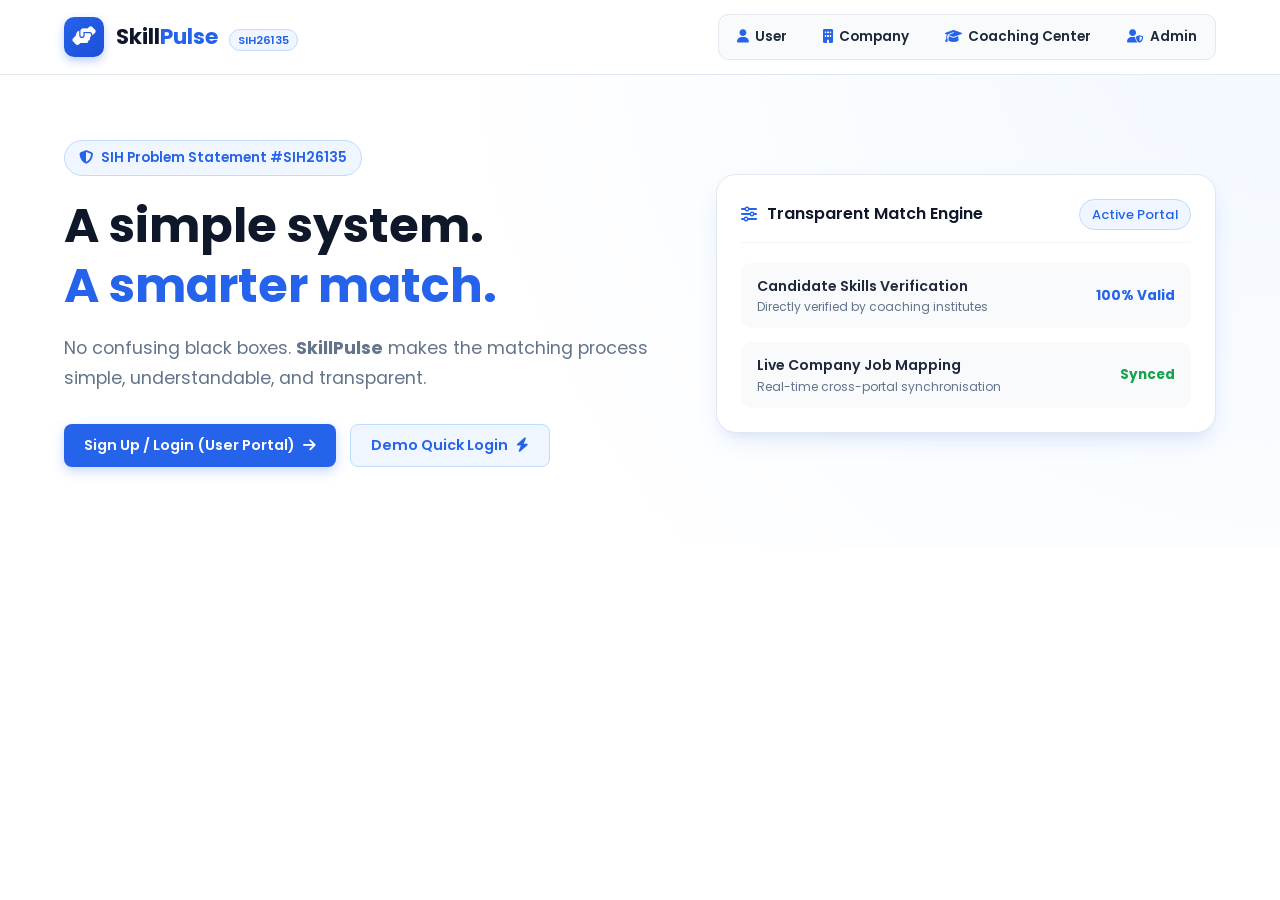
<file: index.html>
<!DOCTYPE html>
<html lang="en">
<head>
    <meta charset="UTF-8">
    <meta name="viewport" content="width=device-width, initial-scale=1.0">
    <title>SkillPulse - A Simple System. A Smarter Match | SIH26135</title>
    <!-- Google Fonts - Poppins -->
    <link rel="preconnect" href="https://fonts.googleapis.com">
    <link rel="preconnect" href="https://fonts.gstatic.com" crossorigin>
    <link href="https://fonts.googleapis.com/css2?family=Poppins:wght@300;400;500;600;700&display=swap" rel="stylesheet">
    <!-- FontAwesome Icons -->
    <link rel="stylesheet" href="https://cdnjs.cloudflare.com/ajax/libs/font-awesome/6.4.0/css/all.min.css">
    <!-- Dedicated User & Home Stylesheet -->
    <link rel="stylesheet" href="css/user.css">
</head>
<body>

    <!-- ============================================================== -->
    <!-- VIEW 1: LANDING PAGE -->
    <!-- ============================================================== -->
    <div id="landingView">
        <header class="landing-header">
            <div class="container flex-between">
                <a href="#home" class="brand-logo">
                    <div class="brand-icon">
                        <i class="fa-solid fa-handshake-angle"></i>
                    </div>
                    <div class="brand-text">
                        Skill<span>Pulse</span>
                        <span class="sih-tag">SIH26135</span>
                    </div>
                </a>

                <!-- 4 Main Portals in Nav Bar -->
                <div class="portals-nav">
                    <button onclick="showAuthModal('User')" class="portal-btn">
                        <i class="fa-solid fa-user"></i> User
                    </button>
                    <a href="company.html" class="portal-btn">
                        <i class="fa-solid fa-building"></i> Company
                    </a>
                    <button onclick="showAuthModal('Coaching Center')" class="portal-btn">
                        <i class="fa-solid fa-graduation-cap"></i> Coaching Center
                    </button>
                    <button onclick="showAuthModal('Admin')" class="portal-btn">
                        <i class="fa-solid fa-user-shield"></i> Admin
                    </button>
                </div>
            </div>
        </header>

        <section class="hero">
            <div class="container hero-grid">
                <div>
                    <div class="hero-badge">
                        <i class="fa-solid fa-shield-halved"></i> SIH Problem Statement #SIH26135
                    </div>
                    <h1 class="hero-title">
                        A simple system.<br>
                        <span class="highlight">A smarter match.</span>
                    </h1>
                    <p class="hero-subtitle">
                        No confusing black boxes. <strong>SkillPulse</strong> makes the matching process simple, understandable, and transparent.
                    </p>
                    <div class="hero-actions">
                        <button onclick="showAuthModal('User')" class="btn btn-primary">
                            Sign Up / Login (User Portal) <i class="fa-solid fa-arrow-right"></i>
                        </button>
                        <button onclick="loginAsDemoUser()" class="btn btn-secondary">
                            Demo Quick Login <i class="fa-solid fa-bolt"></i>
                        </button>
                    </div>
                </div>

                <div>
                    <div class="visual-card">
                        <div class="flex-between" style="margin-bottom: 20px; padding-bottom: 12px; border-bottom: 1px solid #f1f5f9;">
                            <div class="flex gap-10" style="align-items: center; font-weight: 600; color: var(--navy-blue);">
                                <i class="fa-solid fa-sliders" style="color: var(--primary-blue);"></i> Transparent Match Engine
                            </div>
                            <span class="skill-pill">Active Portal</span>
                        </div>

                        <div style="display: flex; flex-direction: column; gap: 14px;">
                            <div style="background: var(--bg-light); padding: 12px 16px; border-radius: 10px; display: flex; justify-content: space-between; align-items: center;">
                                <div>
                                    <h4 style="font-size: 0.88rem; font-weight: 600;">Candidate Skills Verification</h4>
                                    <p style="font-size: 0.75rem; color: var(--text-muted);">Directly verified by coaching institutes</p>
                                </div>
                                <span style="font-weight: 700; color: var(--primary-blue); font-size: 0.85rem;">100% Valid</span>
                            </div>

                            <div style="background: var(--bg-light); padding: 12px 16px; border-radius: 10px; display: flex; justify-content: space-between; align-items: center;">
                                <div>
                                    <h4 style="font-size: 0.88rem; font-weight: 600;">Live Company Job Mapping</h4>
                                    <p style="font-size: 0.75rem; color: var(--text-muted);">Real-time cross-portal synchronisation</p>
                                </div>
                                <span style="font-weight: 700; color: #16a34a; font-size: 0.85rem;">Synced</span>
                            </div>
                        </div>
                    </div>
                </div>
            </div>
        </section>
    </div>

    <!-- ============================================================== -->
    <!-- AUTH MODAL (LOGIN & SIGNUP WITH ALL REQUIRED USER FIELDS) -->
    <!-- ============================================================== -->
    <div id="authModal" class="modal-overlay hidden">
        <div class="modal-box wide">
            <div class="modal-header">
                <h3 class="modal-title" id="authModalTitle">User Portal Login</h3>
                <button class="modal-close" onclick="hideAuthModal()"><i class="fa-solid fa-xmark"></i></button>
            </div>

            <!-- Login Form (Clean placeholders, no hardcoded values) -->
            <form id="loginForm" onsubmit="handleLoginSubmit(event)">
                <div class="form-group">
                    <label class="form-label">Email Address</label>
                    <input type="email" id="loginEmail" class="form-input" placeholder="e.g. candidate@example.com" required>
                </div>
                <div class="form-group">
                    <label class="form-label">Password</label>
                    <input type="password" id="loginPassword" class="form-input" placeholder="Enter your password" required>
                </div>

                <button type="submit" class="btn btn-primary" style="width: 100%; padding: 12px; margin-top: 10px;">
                    Log In to Dashboard <i class="fa-solid fa-right-to-bracket"></i>
                </button>

                <p style="text-align: center; margin-top: 16px; font-size: 0.88rem; color: var(--text-muted);">
                    Don't have an account? <a href="javascript:void(0)" onclick="toggleAuthMode('signup')" style="color: var(--primary-blue); font-weight: 600;">Sign Up Here</a>
                </p>
            </form>

            <!-- Sign Up Form (All requested candidate fields) -->
            <form id="signupForm" class="hidden" onsubmit="handleSignupSubmit(event)">
                <div class="form-grid">
                    <div class="form-group">
                        <label class="form-label">Full Name</label>
                        <input type="text" id="regName" class="form-input" placeholder="e.g. Srikar" required>
                    </div>

                    <div class="form-group">
                        <label class="form-label">Phone Number</label>
                        <input type="tel" id="regPhone" class="form-input" placeholder="e.g. 9704386933" required>
                    </div>

                    <div class="form-group">
                        <label class="form-label">Email</label>
                        <input type="email" id="regEmail" class="form-input" placeholder="e.g. student@gmail.com" required>
                    </div>

                    <div class="form-group">
                        <label class="form-label">Password</label>
                        <input type="password" id="regPassword" class="form-input" placeholder="Set password" required>
                    </div>

                    <div class="form-group">
                        <label class="form-label">Gender</label>
                        <select id="regGender" class="form-select" required>
                            <option value="Male">Male</option>
                            <option value="Female">Female</option>
                            <option value="Other">Other</option>
                        </select>
                    </div>

                    <div class="form-group">
                        <label class="form-label">College Name</label>
                        <input type="text" id="regCollege" class="form-input" placeholder="e.g. GPCET" required>
                    </div>

                    <div class="form-group">
                        <label class="form-label">Degree</label>
                        <input type="text" id="regDegree" class="form-input" placeholder="e.g. B.Tech Computer Science" required>
                    </div>

                    <div class="form-group">
                        <label class="form-label">Graduation Year</label>
                        <input type="number" id="regGradYear" class="form-input" placeholder="2026" required>
                    </div>

                    <div class="form-group full">
                        <label class="form-label">Education Level</label>
                        <select id="regEduLevel" class="form-select" required>
                            <option value="Undergraduate">Undergraduate (B.Tech / B.E. / B.Sc)</option>
                            <option value="Postgraduate">Postgraduate (M.Tech / M.E. / M.Sc / MCA)</option>
                            <option value="Diploma">Diploma</option>
                            <option value="Doctorate">Doctorate (PhD)</option>
                        </select>
                    </div>

                    <div class="form-group full">
                        <label class="form-label">Employment Status</label>
                        <div class="radio-group">
                            <label class="radio-label">
                                <input type="radio" name="empStatus" value="unemployed" checked onclick="toggleEmpFields(false)">
                                Unemployed / Student
                            </label>
                            <label class="radio-label">
                                <input type="radio" name="empStatus" value="employee" onclick="toggleEmpFields(true)">
                                Currently Employed
                            </label>
                        </div>
                    </div>

                    <!-- Conditional Employee Data Fields -->
                    <div id="employeeFields" class="form-group full hidden" style="background: #f8fafc; padding: 14px; border-radius: 10px; border: 1px solid #e2e8f0;">
                        <div class="form-grid">
                            <div class="form-group">
                                <label class="form-label">Company Name</label>
                                <input type="text" id="regCompany" class="form-input" placeholder="e.g. TechCorp">
                            </div>
                            <div class="form-group">
                                <label class="form-label">Current Salary (₹)</label>
                                <input type="text" id="regSalary" class="form-input" placeholder="e.g. 5,00,000 / yr">
                            </div>
                            <div class="form-group full">
                                <label class="form-label">Employee ID / Role</label>
                                <input type="text" id="regEmpId" class="form-input" placeholder="e.g. EMP-9021">
                            </div>
                        </div>
                    </div>

                    <div class="form-group full">
                        <label class="form-label">Your Skills (Comma separated)</label>
                        <input type="text" id="regSkills" class="form-input" placeholder="e.g. Python, SQL, Machine Learning, C, Git" required>
                    </div>

                    <div class="form-group">
                        <label class="form-label">Project Title</label>
                        <input type="text" id="regProjTitle" class="form-input" placeholder="e.g. Portfolio Website">
                    </div>

                    <div class="form-group">
                        <label class="form-label">Project Link</label>
                        <input type="url" id="regProjLink" class="form-input" placeholder="https://github.com/project">
                    </div>

                    <div class="form-group full">
                        <label class="form-label">Project Description</label>
                        <textarea id="regProjDesc" class="form-textarea" placeholder="Describe the purpose, stack, and results of this project..."></textarea>
                    </div>

                    <div class="form-group full">
                        <label class="form-label">Upload Resume (PDF)</label>
                        <input type="file" id="regResume" class="form-input" accept=".pdf">
                    </div>
                </div>

                <button type="submit" class="btn btn-primary" style="width: 100%; padding: 12px; margin-top: 10px;">
                    Register & Create Account <i class="fa-solid fa-user-plus"></i>
                </button>

                <p style="text-align: center; margin-top: 16px; font-size: 0.88rem; color: var(--text-muted);">
                    Already registered? <a href="javascript:void(0)" onclick="toggleAuthMode('login')" style="color: var(--primary-blue); font-weight: 600;">Log In Here</a>
                </p>
            </form>
        </div>
    </div>

    <!-- ============================================================== -->
    <!-- VIEW 2: AUTHENTICATED USER PORTAL DASHBOARD (8 TABS) -->
    <!-- ============================================================== -->
    <div id="dashboardView" class="dashboard-layout hidden">
        <!-- Sidebar Navigation -->
        <aside class="sidebar">
            <div class="sidebar-header">
                <a href="#home" class="brand-logo">
                    <div class="brand-icon">
                        <i class="fa-solid fa-handshake-angle"></i>
                    </div>
                    <div class="brand-text">Skill<span>Pulse</span></div>
                </a>

                <div class="portal-badge-pill">
                    <i class="fa-solid fa-graduation-cap"></i> Portal User
                </div>
            </div>

            <!-- 8 Sidebar Menu Items -->
            <ul class="sidebar-menu">
                <li class="menu-item">
                    <a onclick="switchTab('dashboard')" class="menu-link active" id="menu-dashboard">
                        <i class="fa-solid fa-table-cells-large"></i> Dashboard
                    </a>
                </li>
                <li class="menu-item">
                    <a onclick="switchTab('profile')" class="menu-link" id="menu-profile">
                        <i class="fa-solid fa-user"></i> My Profile
                    </a>
                </li>
                <li class="menu-item">
                    <a onclick="switchTab('resume-analyzer')" class="menu-link" id="menu-resume-analyzer">
                        <i class="fa-solid fa-file-lines"></i> Resume Analyzer
                    </a>
                </li>
                <li class="menu-item">
                    <a onclick="switchTab('opportunities')" class="menu-link" id="menu-opportunities">
                        <i class="fa-solid fa-briefcase"></i> Opportunities
                    </a>
                </li>
                <li class="menu-item">
                    <a onclick="switchTab('matched-companies')" class="menu-link" id="menu-matched-companies">
                        <i class="fa-solid fa-bullseye"></i> Matched Companies
                    </a>
                </li>
                <li class="menu-item">
                    <a onclick="switchTab('recommended-courses')" class="menu-link" id="menu-recommended-courses">
                        <i class="fa-solid fa-book-open"></i> Recommended Courses
                    </a>
                </li>
                <li class="menu-item">
                    <a onclick="switchTab('notifications')" class="menu-link" id="menu-notifications">
                        <i class="fa-solid fa-bell"></i> Notifications
                    </a>
                </li>
                <li class="menu-item">
                    <a onclick="switchTab('settings')" class="menu-link" id="menu-settings">
                        <i class="fa-solid fa-gear"></i> Settings
                    </a>
                </li>
            </ul>

            <!-- Sidebar User Profile Footer -->
            <div class="sidebar-user">
                <div class="user-info-brief">
                    <div class="user-avatar-circle" id="userAvatarCircle">U</div>
                    <div class="user-names">
                        <h4 id="userNameBrief">Candidate</h4>
                        <p id="userEmailBrief">student@skillpulse.org</p>
                    </div>
                </div>
                <button class="logout-btn" onclick="handleLogout()" title="Log out">
                    <i class="fa-solid fa-right-from-bracket"></i>
                </button>
            </div>
        </aside>

        <!-- Main Workspace -->
        <main class="workspace">
            
            <!-- -------------------------------------------------------- -->
            <!-- TAB 1: DASHBOARD -->
            <!-- -------------------------------------------------------- -->
            <section id="tab-dashboard">
                <div class="topbar">
                    <div class="welcome-head">
                        <h2>Welcome back, <span class="usr-name">Candidate</span>!</h2>
                        <p>Here's your real-time career match overview.</p>
                    </div>
                    <div class="toast-banner">
                        <i class="fa-solid fa-circle-check"></i> Connected to SkillPulse
                    </div>
                </div>

                <!-- 4 Stat Cards -->
                <div class="stats-grid">
                    <div class="stat-card">
                        <div class="stat-icon blue"><i class="fa-solid fa-user"></i></div>
                        <div class="stat-info">
                            <h5>Profile completion</h5>
                            <div class="stat-value" style="color: var(--primary-blue);">100%</div>
                        </div>
                    </div>

                    <div class="stat-card">
                        <div class="stat-icon green"><i class="fa-solid fa-bullseye"></i></div>
                        <div class="stat-info">
                            <h5>Matched opportunities</h5>
                            <div class="stat-value" id="statMatchedOpps">0</div>
                        </div>
                    </div>

                    <div class="stat-card">
                        <div class="stat-icon purple"><i class="fa-solid fa-ribbon"></i></div>
                        <div class="stat-info">
                            <h5>Skills</h5>
                            <div class="stat-value" id="statSkillsCount">0</div>
                        </div>
                    </div>

                    <div class="stat-card">
                        <div class="stat-icon orange"><i class="fa-solid fa-book"></i></div>
                        <div class="stat-info">
                            <h5>Recommended courses</h5>
                            <div class="stat-value">6</div>
                        </div>
                    </div>
                </div>

                <!-- Dynamic Opportunity Match Container -->
                <div id="dashboardEmptyBox">
                    <!-- Rendered dynamically by js/user.js -->
                </div>

                <!-- Skills & Projects Grid -->
                <div class="content-grid-2">
                    <div class="card-box">
                        <div class="card-box-header">
                            <h3>Your skills</h3>
                        </div>
                        <div class="skills-wrap" id="userSkillsList">
                            <!-- Rendered dynamically -->
                        </div>
                    </div>

                    <div class="card-box">
                        <div class="card-box-header">
                            <h3>Your projects</h3>
                        </div>
                        <div id="userProjectsList">
                            <!-- Rendered dynamically -->
                        </div>
                    </div>
                </div>
            </section>

            <!-- -------------------------------------------------------- -->
            <!-- TAB 2: MY PROFILE -->
            <!-- -------------------------------------------------------- -->
            <section id="tab-profile" class="hidden">
                <div class="topbar">
                    <div class="welcome-head">
                        <h2>My Profile</h2>
                        <p>View and edit your profile information.</p>
                    </div>
                    <button class="btn btn-primary" onclick="alert('Profile edit mode activated. Update details in settings.')">
                        Edit profile
                    </button>
                </div>

                <div class="profile-grid">
                    <div class="profile-summary-card">
                        <div class="profile-avatar-large" id="profAvatar">U</div>
                        <h3 id="profName">Candidate</h3>
                        <p id="profEmailSub">student@skillpulse.org</p>

                        <div style="text-align: left; margin-top: 20px;">
                            <div class="flex-between" style="font-size: 0.85rem; font-weight: 600;">
                                <span>Profile completion</span>
                                <span style="color: var(--primary-blue);">100%</span>
                            </div>
                            <div class="progress-bar-wrap">
                                <div class="progress-bar-fill" style="width: 100%;"></div>
                            </div>
                        </div>
                    </div>

                    <div class="card-box">
                        <h3 style="margin-bottom: 20px;">Profile details</h3>
                        
                        <div class="detail-row-grid">
                            <div class="detail-item">
                                <h5><i class="fa-solid fa-user"></i> Full name</h5>
                                <p id="profFullName">Candidate</p>
                            </div>

                            <div class="detail-item">
                                <h5><i class="fa-solid fa-envelope"></i> Email</h5>
                                <p id="profEmail">student@skillpulse.org</p>
                            </div>

                            <div class="detail-item">
                                <h5><i class="fa-solid fa-phone"></i> Phone</h5>
                                <p id="profPhone">Not specified</p>
                            </div>

                            <div class="detail-item">
                                <h5><i class="fa-solid fa-building-columns"></i> College</h5>
                                <p id="profCollege">Engineering College</p>
                            </div>

                            <div class="detail-item">
                                <h5><i class="fa-solid fa-graduation-cap"></i> Degree</h5>
                                <p id="profDegree">B.Tech</p>
                            </div>

                            <div class="detail-item">
                                <h5><i class="fa-solid fa-calendar"></i> Graduation year</h5>
                                <p id="profGradYear">2026</p>
                            </div>

                            <div class="detail-item full" style="grid-column: span 2;">
                                <h5><i class="fa-solid fa-file-pdf"></i> Resume</h5>
                                <p id="profResume" style="color: var(--primary-blue);">resume.pdf</p>
                            </div>
                        </div>

                        <div style="margin-top: 20px;">
                            <h5 style="font-size: 0.85rem; color: var(--text-muted); margin-bottom: 8px;">Skills</h5>
                            <div class="skills-wrap" id="profSkillsWrap">
                                <!-- Populated dynamically -->
                            </div>
                        </div>
                    </div>
                </div>

                <div class="card-box">
                    <h3 style="margin-bottom: 16px;">Projects</h3>
                    <div id="profProjectsBox">
                        <p style="color: var(--text-muted); font-size: 0.9rem;">Your project portfolio is shared directly with verified employers.</p>
                    </div>
                </div>
            </section>

            <!-- -------------------------------------------------------- -->
            <!-- TAB 3: RESUME ANALYZER -->
            <!-- -------------------------------------------------------- -->
            <section id="tab-resume-analyzer" class="hidden">
                <div class="topbar">
                    <div class="welcome-head">
                        <h2>Resume Analyzer</h2>
                        <p>Find your skills gap and improve your profile for your target job.</p>
                    </div>
                </div>

                <div class="card-box" style="padding: 40px;">
                    <div style="border: 2px dashed #cbd5e1; border-radius: 16px; padding: 40px; text-align: center; background: #f8fafc; margin-bottom: 24px;">
                        <i class="fa-solid fa-cloud-arrow-up" style="font-size: 2.4rem; color: var(--primary-blue); margin-bottom: 12px;"></i>
                        <h4 style="font-size: 1.1rem; color: var(--navy-blue); margin-bottom: 4px;">Upload your resume</h4>
                        <p style="font-size: 0.85rem; color: var(--text-muted); margin-bottom: 16px;">PDF files only</p>
                        <button class="btn btn-outline" onclick="document.getElementById('analyzerFileInput').click()">
                            Choose Resume
                        </button>
                        <input type="file" id="analyzerFileInput" class="hidden" accept=".pdf" onchange="alert('Resume PDF attached successfully!')">
                    </div>

                    <div class="form-group">
                        <label class="form-label">Select your target job role</label>
                        <select class="form-select" id="targetJobRole">
                            <option value="AI/ML Engineer">AI/ML Engineer</option>
                            <option value="Software Developer">Software Developer</option>
                            <option value="Data Analyst">Data Analyst</option>
                            <option value="Frontend Developer">Frontend Developer</option>
                        </select>
                    </div>

                    <button class="btn btn-primary" style="width: 100%; padding: 14px;" onclick="runResumeAnalyzer()">
                        Analyze Resume
                    </button>

                    <!-- Analysis Output Box -->
                    <div id="analyzerResult" class="hidden" style="margin-top: 24px; padding: 20px; background: #eff6ff; border-radius: 12px; border: 1px solid #bfdbfe;"></div>
                </div>
            </section>

            <!-- -------------------------------------------------------- -->
            <!-- TAB 4: OPPORTUNITIES (Dynamic from Company Posts) -->
            <!-- -------------------------------------------------------- -->
            <section id="tab-opportunities" class="hidden">
                <div class="topbar">
                    <div class="welcome-head">
                        <h2>Available Opportunities</h2>
                        <p>Browse all jobs and internships posted live by verified companies.</p>
                    </div>
                </div>

                <!-- Search & Filters -->
                <div class="search-filter-bar">
                    <input type="text" class="form-input" placeholder="Search by title, skill, or company..." onkeyup="filterOpportunities(this.value)">
                    <select class="form-select" onchange="filterOpportunities(this.value)"><option value="">All types</option><option value="Internship">Internship</option><option value="Full-Time">Job</option></select>
                    <select class="form-select" onchange="filterOpportunities(this.value)"><option value="">All locations</option><option value="Bengaluru">Bengaluru</option><option value="Hyderabad">Hyderabad</option><option value="Remote">Remote</option></select>
                    <select class="form-select" onchange="filterOpportunities(this.value)"><option value="">All skills</option><option value="Python">Python</option><option value="SQL">SQL</option><option value="Machine Learning">Machine Learning</option></select>
                </div>

                <!-- Dynamic Opportunities Grid -->
                <div class="opp-grid" id="opportunitiesContainer">
                    <!-- Rendered dynamically by js/user.js -->
                </div>
            </section>

            <!-- -------------------------------------------------------- -->
            <!-- TAB 5: MATCHED COMPANIES -->
            <!-- -------------------------------------------------------- -->
            <section id="tab-matched-companies" class="hidden">
                <div class="topbar">
                    <div class="welcome-head">
                        <h2>Matched Companies</h2>
                        <p>Opportunities where you match at least 50% of the required skills.</p>
                    </div>
                </div>

                <!-- Dynamic Matched Companies Container -->
                <div id="matchedCompaniesContainer">
                    <!-- Rendered dynamically by js/user.js -->
                </div>
            </section>

            <!-- -------------------------------------------------------- -->
            <!-- TAB 6: RECOMMENDED COURSES -->
            <!-- -------------------------------------------------------- -->
            <section id="tab-recommended-courses" class="hidden">
                <div class="topbar">
                    <div class="welcome-head">
                        <h2>Recommended Courses</h2>
                        <p>Upskill with verified coaching centers to close skill gaps and increase match scores.</p>
                    </div>
                </div>

                <div class="course-grid">
                    <div class="course-card">
                        <h4>Python for Machine Learning</h4>
                        <div class="course-provider"><i class="fa-solid fa-graduation-cap"></i> Apex Skill Institute</div>
                        <p style="font-size: 0.85rem; color: var(--text-muted); margin-bottom: 12px;">Master Python, NumPy, Pandas, and Scikit-Learn with hands-on projects.</p>
                        <div class="skills-wrap" style="margin-bottom: 16px;">
                            <span class="skill-pill">Duration: 4 Weeks</span>
                            <span class="skill-pill">Level: Intermediate</span>
                        </div>
                        <button class="btn btn-primary btn-sm" style="width: 100%;" onclick="alert('Enrolled in Python for Machine Learning course!')">Enroll Now</button>
                    </div>

                    <div class="course-card">
                        <h4>Deep Learning & Neural Networks</h4>
                        <div class="course-provider"><i class="fa-solid fa-graduation-cap"></i> NextGen AI Academy</div>
                        <p style="font-size: 0.85rem; color: var(--text-muted); margin-bottom: 12px;">Comprehensive introduction to PyTorch, Convolutional Networks, and Transformers.</p>
                        <div class="skills-wrap" style="margin-bottom: 16px;">
                            <span class="skill-pill">Duration: 6 Weeks</span>
                            <span class="skill-pill">Level: Advanced</span>
                        </div>
                        <button class="btn btn-primary btn-sm" style="width: 100%;" onclick="alert('Enrolled in Deep Learning course!')">Enroll Now</button>
                    </div>

                    <div class="course-card">
                        <h4>SQL & Database Optimization</h4>
                        <div class="course-provider"><i class="fa-solid fa-graduation-cap"></i> CodeMaster Training Center</div>
                        <p style="font-size: 0.85rem; color: var(--text-muted); margin-bottom: 12px;">Learn SQL query tuning, indexing, and schema design for high-scale applications.</p>
                        <div class="skills-wrap" style="margin-bottom: 16px;">
                            <span class="skill-pill">Duration: 3 Weeks</span>
                            <span class="skill-pill">Level: Beginner to Pro</span>
                        </div>
                        <button class="btn btn-primary btn-sm" style="width: 100%;" onclick="alert('Enrolled in SQL course!')">Enroll Now</button>
                    </div>
                </div>
            </section>

            <!-- -------------------------------------------------------- -->
            <!-- TAB 7: NOTIFICATIONS -->
            <!-- -------------------------------------------------------- -->
            <section id="tab-notifications" class="hidden">
                <div class="topbar">
                    <div class="welcome-head">
                        <h2>Notifications</h2>
                        <p>Stay updated on your profile verifications and job matches.</p>
                    </div>
                </div>

                <div class="notif-list">
                    <div class="notif-item">
                        <div class="notif-icon"><i class="fa-solid fa-bolt"></i></div>
                        <div>
                            <h4 style="font-size: 0.95rem; font-weight: 600;">SkillPulse Real-Time Engine Active</h4>
                            <p style="font-size: 0.8rem; color: var(--text-muted);">Your profile is connected to live company job requisitions.</p>
                            <span style="font-size: 0.75rem; color: var(--primary-blue); font-weight: 500;">Active</span>
                        </div>
                    </div>

                    <div class="notif-item">
                        <div class="notif-icon"><i class="fa-solid fa-circle-check"></i></div>
                        <div>
                            <h4 style="font-size: 0.95rem; font-weight: 600;">Candidate Verification Ready</h4>
                            <p style="font-size: 0.8rem; color: var(--text-muted);">Verified skills will be visible to recruiters in the Company Portal.</p>
                            <span style="font-size: 0.75rem; color: var(--primary-blue); font-weight: 500;">Today</span>
                        </div>
                    </div>
                </div>
            </section>

            <!-- -------------------------------------------------------- -->
            <!-- TAB 8: SETTINGS -->
            <!-- -------------------------------------------------------- -->
            <section id="tab-settings" class="hidden">
                <div class="topbar">
                    <div class="welcome-head">
                        <h2>Settings</h2>
                        <p>Manage your account security and preferences.</p>
                    </div>
                </div>

                <div class="card-box" style="max-width: 600px;">
                    <h3 style="margin-bottom: 20px;">Account Security</h3>
                    
                    <div class="form-group">
                        <label class="form-label">Current Password</label>
                        <input type="password" class="form-input" placeholder="••••••••">
                    </div>

                    <div class="form-group">
                        <label class="form-label">New Password</label>
                        <input type="password" class="form-input" placeholder="New password">
                    </div>

                    <div class="form-group" style="margin-bottom: 24px;">
                        <label class="form-label">Confirm New Password</label>
                        <input type="password" class="form-input" placeholder="Confirm new password">
                    </div>

                    <button class="btn btn-primary" onclick="alert('Password updated successfully!')">Save Changes</button>
                </div>
            </section>

        </main>
    </div>

    <!-- Dedicated User & Home Script -->
    <script src="js/user.js"></script>
</body>
</html>
</file>
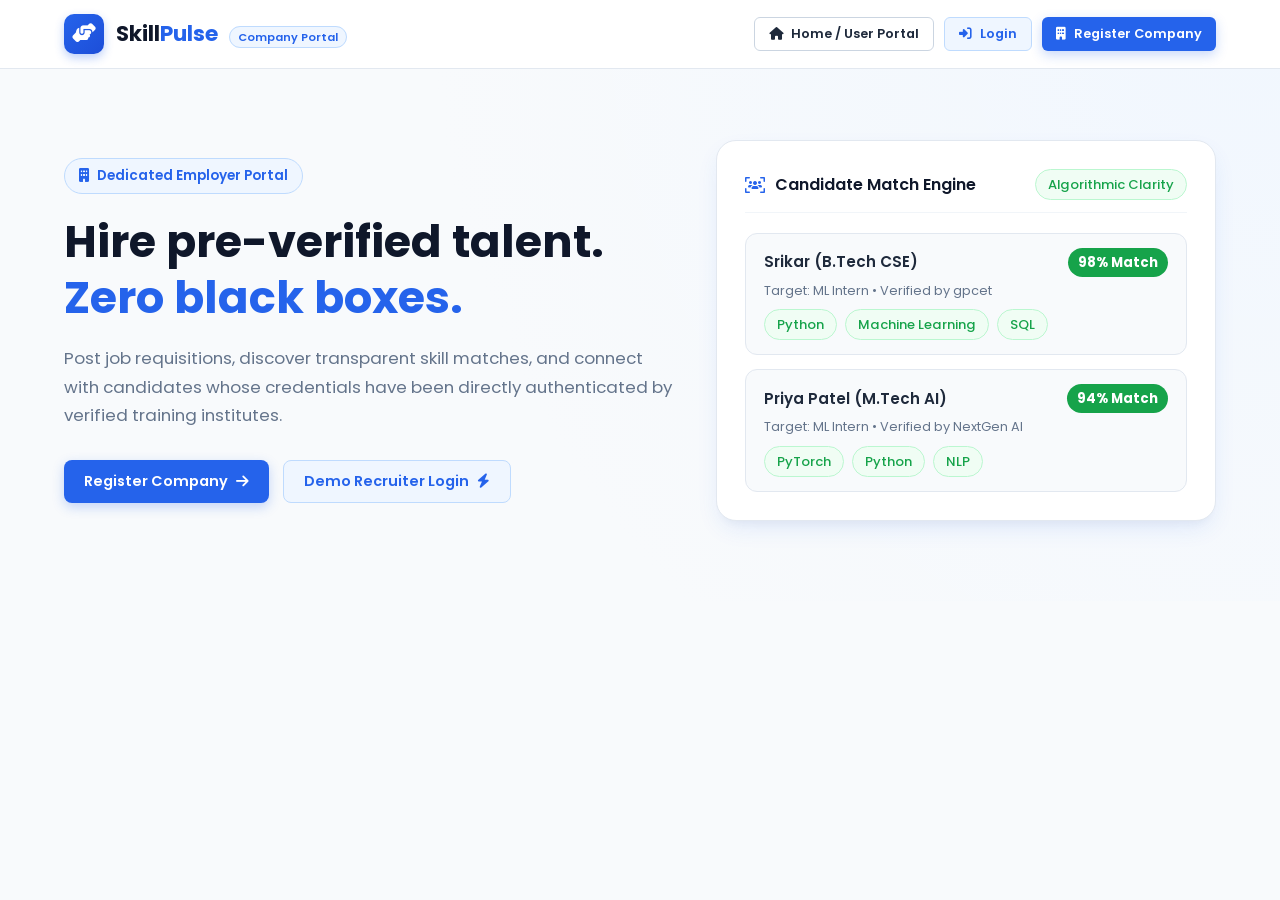
<file: company.html>
<!DOCTYPE html>
<html lang="en">
<head>
    <meta charset="UTF-8">
    <meta name="viewport" content="width=device-width, initial-scale=1.0">
    <title>Company Portal - SkillPulse | SIH26135</title>
    <!-- Google Fonts - Poppins -->
    <link rel="preconnect" href="https://fonts.googleapis.com">
    <link rel="preconnect" href="https://fonts.gstatic.com" crossorigin>
    <link href="https://fonts.googleapis.com/css2?family=Poppins:wght@300;400;500;600;700&display=swap" rel="stylesheet">
    <!-- FontAwesome Icons -->
    <link rel="stylesheet" href="https://cdnjs.cloudflare.com/ajax/libs/font-awesome/6.4.0/css/all.min.css">
    <!-- Dedicated Company Stylesheet -->
    <link rel="stylesheet" href="css/company.css">
</head>
<body>

    <!-- ============================================================== -->
    <!-- VIEW 1: COMPANY LANDING & AUTH SELECTION -->
    <!-- ============================================================== -->
    <div id="landingView">
        <header class="company-header">
            <div class="container flex-between">
                <a href="index.html" class="brand-logo">
                    <div class="brand-icon">
                        <i class="fa-solid fa-handshake-angle"></i>
                    </div>
                    <div class="brand-text">
                        Skill<span>Pulse</span>
                        <span class="sih-tag">Company Portal</span>
                    </div>
                </a>

                <div class="flex gap-10">
                    <a href="index.html" class="btn btn-outline btn-sm">
                        <i class="fa-solid fa-house"></i> Home / User Portal
                    </a>
                    <button onclick="showAuthModal('login')" class="btn btn-secondary btn-sm">
                        <i class="fa-solid fa-right-to-bracket"></i> Login
                    </button>
                    <button onclick="showAuthModal('signup')" class="btn btn-primary btn-sm">
                        <i class="fa-solid fa-building"></i> Register Company
                    </button>
                </div>
            </div>
        </header>

        <section class="hero">
            <div class="container hero-grid">
                <div>
                    <div class="hero-badge">
                        <i class="fa-solid fa-building"></i> Dedicated Employer Portal
                    </div>
                    <h1 class="hero-title">
                        Hire pre-verified talent.<br>
                        <span class="highlight">Zero black boxes.</span>
                    </h1>
                    <p class="hero-subtitle">
                        Post job requisitions, discover transparent skill matches, and connect with candidates whose credentials have been directly authenticated by verified training institutes.
                    </p>
                    <div class="hero-actions">
                        <button onclick="showAuthModal('signup')" class="btn btn-primary">
                            Register Company <i class="fa-solid fa-arrow-right"></i>
                        </button>
                        <button onclick="demoQuickLogin()" class="btn btn-secondary">
                            Demo Recruiter Login <i class="fa-solid fa-bolt"></i>
                        </button>
                    </div>
                </div>

                <div>
                    <div class="visual-card">
                        <div class="flex-between" style="margin-bottom: 20px; padding-bottom: 12px; border-bottom: 1px solid #f1f5f9;">
                            <div class="flex gap-10" style="align-items: center; font-weight: 600; color: var(--navy-blue);">
                                <i class="fa-solid fa-users-viewfinder" style="color: var(--primary-blue);"></i> Candidate Match Engine
                            </div>
                            <span class="skill-pill verified">Algorithmic Clarity</span>
                        </div>

                        <div style="display: flex; flex-direction: column; gap: 14px;">
                            <div style="background: var(--bg-light); padding: 14px 18px; border-radius: 12px; border: 1px solid #e2e8f0;">
                                <div class="flex-between">
                                    <h4 style="font-size: 0.95rem; font-weight: 600;">Srikar (B.Tech CSE)</h4>
                                    <span class="match-tag high">98% Match</span>
                                </div>
                                <p style="font-size: 0.8rem; color: var(--text-muted); margin: 4px 0 8px;">Target: ML Intern &bull; Verified by gpcet</p>
                                <div class="skills-wrap">
                                    <span class="skill-pill verified">Python</span>
                                    <span class="skill-pill verified">Machine Learning</span>
                                    <span class="skill-pill verified">SQL</span>
                                </div>
                            </div>

                            <div style="background: var(--bg-light); padding: 14px 18px; border-radius: 12px; border: 1px solid #e2e8f0;">
                                <div class="flex-between">
                                    <h4 style="font-size: 0.95rem; font-weight: 600;">Priya Patel (M.Tech AI)</h4>
                                    <span class="match-tag high">94% Match</span>
                                </div>
                                <p style="font-size: 0.8rem; color: var(--text-muted); margin: 4px 0 8px;">Target: ML Intern &bull; Verified by NextGen AI</p>
                                <div class="skills-wrap">
                                    <span class="skill-pill verified">PyTorch</span>
                                    <span class="skill-pill verified">Python</span>
                                    <span class="skill-pill verified">NLP</span>
                                </div>
                            </div>
                        </div>
                    </div>
                </div>
            </div>
        </section>
    </div>

    <!-- ============================================================== -->
    <!-- AUTH MODAL (COMPANY LOGIN & SIGNUP) -->
    <!-- ============================================================== -->
    <div id="authModal" class="modal-overlay hidden">
        <div class="modal-box wide">
            <div class="modal-header">
                <h3 class="modal-title" id="authModalTitle">Company Portal Login</h3>
                <button class="modal-close" onclick="hideAuthModal()"><i class="fa-solid fa-xmark"></i></button>
            </div>

            <!-- Login Form -->
            <form id="companyLoginForm" onsubmit="handleCompanyLoginSubmit(event)">
                <div class="form-group">
                    <label class="form-label">Official Work Email</label>
                    <input type="email" id="loginEmail" class="form-input" placeholder="e.g. hr@company.com" required>
                </div>
                <div class="form-group">
                    <label class="form-label">Password</label>
                    <input type="password" id="loginPassword" class="form-input" placeholder="Enter password" required>
                </div>

                <button type="submit" class="btn btn-primary" style="width: 100%; padding: 12px; margin-top: 10px;">
                    Log In to Recruiter Workspace <i class="fa-solid fa-right-to-bracket"></i>
                </button>

                <p style="text-align: center; margin-top: 16px; font-size: 0.88rem; color: var(--text-muted);">
                    New employer? <a href="javascript:void(0)" onclick="toggleAuthMode('signup')" style="color: var(--primary-blue); font-weight: 600;">Register Company Account</a>
                </p>
            </form>

            <!-- Sign Up Form -->
            <form id="companySignupForm" class="hidden" onsubmit="handleCompanySignupSubmit(event)">
                <div class="form-grid">
                    <div class="form-group">
                        <label class="form-label">Company Name</label>
                        <input type="text" id="compName" class="form-input" placeholder="e.g. TechCorp Solutions" required>
                    </div>

                    <div class="form-group">
                        <label class="form-label">Official Work Email</label>
                        <input type="email" id="compEmail" class="form-input" placeholder="hr@company.com" required>
                    </div>

                    <div class="form-group">
                        <label class="form-label">Password</label>
                        <input type="password" id="compPassword" class="form-input" placeholder="Set password" required>
                    </div>

                    <div class="form-group">
                        <label class="form-label">Industry / Sector</label>
                        <select id="compIndustry" class="form-select" required>
                            <option value="Information Technology">Information Technology & Software</option>
                            <option value="Artificial Intelligence">AI & Machine Learning</option>
                            <option value="Finance & Banking">FinTech & Banking</option>
                            <option value="Manufacturing">Manufacturing & Engineering</option>
                            <option value="Healthcare">Healthcare & Biotech</option>
                        </select>
                    </div>

                    <div class="form-group">
                        <label class="form-label">Company Size</label>
                        <select id="compSize" class="form-select">
                            <option value="1-50 Employees">1-50 Employees</option>
                            <option value="50-200 Employees" selected>50-200 Employees</option>
                            <option value="200-1000 Employees">200-1000 Employees</option>
                            <option value="1000+ Employees">1000+ Employees</option>
                        </select>
                    </div>

                    <div class="form-group">
                        <label class="form-label">Website URL</label>
                        <input type="url" id="compWebsite" class="form-input" placeholder="https://company.com">
                    </div>

                    <div class="form-group">
                        <label class="form-label">HR / Recruiter Name</label>
                        <input type="text" id="compContactPerson" class="form-input" placeholder="e.g. Pooja Hegde" required>
                    </div>

                    <div class="form-group">
                        <label class="form-label">Contact Phone</label>
                        <input type="tel" id="compPhone" class="form-input" placeholder="+91 98765 43210" required>
                    </div>

                    <div class="form-group full">
                        <label class="form-label">Headquarters / Location</label>
                        <input type="text" id="compLocation" class="form-input" placeholder="Bengaluru, Karnataka, India" required>
                    </div>

                    <div class="form-group full">
                        <label class="form-label">Company Overview</label>
                        <textarea id="compDesc" class="form-textarea" placeholder="Briefly describe what your organization does..."></textarea>
                    </div>
                </div>

                <button type="submit" class="btn btn-primary" style="width: 100%; padding: 12px; margin-top: 10px;">
                    Complete Employer Registration <i class="fa-solid fa-arrow-right"></i>
                </button>

                <p style="text-align: center; margin-top: 16px; font-size: 0.88rem; color: var(--text-muted);">
                    Already registered? <a href="javascript:void(0)" onclick="toggleAuthMode('login')" style="color: var(--primary-blue); font-weight: 600;">Log In</a>
                </p>
            </form>
        </div>
    </div>

    <!-- ============================================================== -->
    <!-- VIEW 2: AUTHENTICATED COMPANY DASHBOARD (5 TABS) -->
    <!-- ============================================================== -->
    <div id="dashboardView" class="dashboard-layout hidden">
        <!-- Sidebar Navigation -->
        <aside class="sidebar">
            <div class="sidebar-header">
                <a href="index.html" class="brand-logo">
                    <div class="brand-icon">
                        <i class="fa-solid fa-building"></i>
                    </div>
                    <div class="brand-text">Skill<span>Pulse</span></div>
                </a>

                <div class="portal-badge-pill">
                    <i class="fa-solid fa-briefcase"></i> Portal Company
                </div>
            </div>

            <!-- 5 Sidebar Menu Items -->
            <ul class="sidebar-menu">
                <li class="menu-item">
                    <a onclick="switchTab('dashboard')" class="menu-link active" id="menu-dashboard">
                        <i class="fa-solid fa-table-cells-large"></i> Dashboard
                    </a>
                </li>
                <li class="menu-item">
                    <a onclick="switchTab('post-job')" class="menu-link" id="menu-post-job">
                        <i class="fa-solid fa-circle-plus"></i> Post Job
                    </a>
                </li>
                <li class="menu-item">
                    <a onclick="switchTab('match-user')" class="menu-link" id="menu-match-user">
                        <i class="fa-solid fa-users-viewfinder"></i> Match User
                    </a>
                </li>
                <li class="menu-item">
                    <a onclick="switchTab('notification')" class="menu-link" id="menu-notification">
                        <i class="fa-solid fa-bell"></i> Notification
                    </a>
                </li>
                <li class="menu-item">
                    <a onclick="switchTab('settings')" class="menu-link" id="menu-settings">
                        <i class="fa-solid fa-gear"></i> Settings
                    </a>
                </li>
            </ul>

            <!-- Sidebar User Profile Footer -->
            <div class="sidebar-user">
                <div class="user-info-brief">
                    <div class="user-avatar-circle" id="companyAvatarCircle">T</div>
                    <div class="user-names">
                        <h4 id="companyNameBrief">TechCorp Solutions</h4>
                        <p id="companyEmailBrief">hr@techcorp.com</p>
                    </div>
                </div>
                <button class="logout-btn" onclick="handleCompanyLogout()" title="Log out">
                    <i class="fa-solid fa-right-from-bracket"></i>
                </button>
            </div>
        </aside>

        <!-- Main Workspace -->
        <main class="workspace">

            <!-- -------------------------------------------------------- -->
            <!-- TAB 1: DASHBOARD -->
            <!-- -------------------------------------------------------- -->
            <section id="tab-dashboard">
                <div class="topbar">
                    <div class="welcome-head">
                        <h2>Welcome back, <span id="compWelcomeName">TechCorp Solutions</span>!</h2>
                        <p>Here is an overview of your active hiring pipelines and verified candidate matches.</p>
                    </div>
                    <button class="btn btn-primary" onclick="switchTab('post-job')">
                        <i class="fa-solid fa-plus"></i> Post New Job
                    </button>
                </div>

                <!-- 4 Stat Cards -->
                <div class="stats-grid">
                    <div class="stat-card">
                        <div class="stat-icon blue"><i class="fa-solid fa-briefcase"></i></div>
                        <div class="stat-info">
                            <h5>Active Job Posts</h5>
                            <div class="stat-value" id="statActiveJobs">3</div>
                        </div>
                    </div>

                    <div class="stat-card">
                        <div class="stat-icon green"><i class="fa-solid fa-users"></i></div>
                        <div class="stat-info">
                            <h5>Total Applicants</h5>
                            <div class="stat-value" id="statTotalApplicants">28</div>
                        </div>
                    </div>

                    <div class="stat-card">
                        <div class="stat-icon purple"><i class="fa-solid fa-bullseye"></i></div>
                        <div class="stat-info">
                            <h5>Matched Candidates</h5>
                            <div class="stat-value" id="statMatchedCandidates">4</div>
                        </div>
                    </div>

                    <div class="stat-card">
                        <div class="stat-icon orange"><i class="fa-solid fa-shield-halved"></i></div>
                        <div class="stat-info">
                            <h5>Skill Verification</h5>
                            <div class="stat-value">100%</div>
                        </div>
                    </div>
                </div>

                <!-- Published Jobs Requisitions -->
                <div class="card-box">
                    <div class="card-box-header">
                        <h3>Active Job Requisitions</h3>
                        <button class="btn btn-outline btn-sm" onclick="switchTab('post-job')">
                            Create Requisition
                        </button>
                    </div>

                    <div id="companyJobsList">
                        <!-- Rendered dynamically by js/company.js -->
                    </div>
                </div>
            </section>

            <!-- -------------------------------------------------------- -->
            <!-- TAB 2: POST JOB -->
            <!-- -------------------------------------------------------- -->
            <section id="tab-post-job" class="hidden">
                <div class="topbar">
                    <div class="welcome-head">
                        <h2>Post a New Job or Internship</h2>
                        <p>Define role requirements to initiate transparent algorithmic matching with verified job seekers.</p>
                    </div>
                </div>

                <div class="card-box">
                    <form id="postJobForm" onsubmit="handlePostJobSubmit(event)">
                        <div class="form-grid">
                            <div class="form-group">
                                <label class="form-label">Job / Internship Title</label>
                                <input type="text" id="jobTitle" class="form-input" placeholder="e.g. ML Intern or Full Stack Developer" required>
                            </div>

                            <div class="form-group">
                                <label class="form-label">Employment Type</label>
                                <select id="jobType" class="form-select">
                                    <option value="Internship">Internship</option>
                                    <option value="Full-Time">Full-Time Job</option>
                                    <option value="Contract">Contract</option>
                                </select>
                            </div>

                            <div class="form-group">
                                <label class="form-label">Job Location</label>
                                <input type="text" id="jobLocation" class="form-input" placeholder="e.g. Bengaluru, India or Remote" required>
                            </div>

                            <div class="form-group">
                                <label class="form-label">Compensation / Salary</label>
                                <input type="text" id="jobSalary" class="form-input" placeholder="e.g. ₹25,000/month or ₹7,00,000/year" required>
                            </div>

                            <div class="form-group">
                                <label class="form-label">Experience Required</label>
                                <select id="jobExp" class="form-select">
                                    <option value="0-1 years">0-1 years (Fresher)</option>
                                    <option value="1-3 years">1-3 years</option>
                                    <option value="3-5 years">3-5 years</option>
                                </select>
                            </div>

                            <div class="form-group">
                                <label class="form-label">Minimum Qualification</label>
                                <input type="text" id="jobQual" class="form-input" placeholder="e.g. B.Tech in CS or related degree" required>
                            </div>

                            <div class="form-group full">
                                <label class="form-label">Required Skills (Comma separated for algorithmic match)</label>
                                <input type="text" id="jobSkills" class="form-input" placeholder="e.g. Python, Machine Learning, SQL, Git" required>
                            </div>

                            <div class="form-group full">
                                <label class="form-label">Job Description & Responsibilities</label>
                                <textarea id="jobDesc" class="form-textarea" placeholder="Describe the day-to-day responsibilities and goals for this position..." required></textarea>
                            </div>

                            <div class="form-group full">
                                <label class="form-label">Upload Job Logo / Banner Image</label>
                                <input type="file" id="jobImage" class="form-input" accept="image/*">
                            </div>
                        </div>

                        <div class="flex gap-10" style="margin-top: 10px;">
                            <button type="submit" class="btn btn-primary">
                                <i class="fa-solid fa-paper-plane"></i> Publish Job Requisition
                            </button>
                            <button type="button" class="btn btn-outline" onclick="switchTab('dashboard')">
                                Cancel
                            </button>
                        </div>
                    </form>
                </div>
            </section>

            <!-- -------------------------------------------------------- -->
            <!-- TAB 3: MATCH USER (Candidate Matching Engine) -->
            <!-- -------------------------------------------------------- -->
            <section id="tab-match-user" class="hidden">
                <div class="topbar">
                    <div class="welcome-head">
                        <h2>Match User Engine</h2>
                        <p>Browse verified candidates matched against your active requisitions with transparent score breakdown.</p>
                    </div>
                </div>

                <div class="card-box" style="padding: 16px 20px; margin-bottom: 24px;">
                    <div style="display: grid; grid-template-columns: 2fr 1fr 1fr; gap: 14px;">
                        <input type="text" class="form-input" placeholder="Search candidate by name, skill (e.g. Python, AI), or role..." onkeyup="filterCandidatesInput(this.value)">
                        <select class="form-select" onchange="filterCandidatesInput(this.value)">
                            <option value="">All Requisitions</option>
                            <option value="ML Intern">ML Intern</option>
                            <option value="Software Developer Intern">Software Developer Intern</option>
                            <option value="Data Analyst">Data Analyst</option>
                        </select>
                        <select class="form-select" onchange="filterCandidatesInput(this.value)">
                            <option value="">All Skill Levels</option>
                            <option value="python">Python Verified</option>
                            <option value="ml">Machine Learning Verified</option>
                        </select>
                    </div>
                </div>

                <!-- Candidate Grid -->
                <div class="candidate-grid" id="candidatesContainer">
                    <!-- Rendered dynamically by js/company.js -->
                </div>
            </section>

            <!-- -------------------------------------------------------- -->
            <!-- TAB 4: NOTIFICATION -->
            <!-- -------------------------------------------------------- -->
            <section id="tab-notification" class="hidden">
                <div class="topbar">
                    <div class="welcome-head">
                        <h2>Notifications</h2>
                        <p>Real-time updates on candidate applications and coaching center verifications.</p>
                    </div>
                </div>

                <div class="notif-list" id="companyNotifList">
                    <!-- Rendered dynamically by js/company.js -->
                </div>
            </section>

            <!-- -------------------------------------------------------- -->
            <!-- TAB 5: SETTINGS -->
            <!-- -------------------------------------------------------- -->
            <section id="tab-settings" class="hidden">
                <div class="topbar">
                    <div class="welcome-head">
                        <h2>Company Settings</h2>
                        <p>Manage organizational information, HR contacts, and account security.</p>
                    </div>
                </div>

                <div class="card-box" style="max-width: 720px;">
                    <form onsubmit="saveCompanySettings(event)">
                        <div class="form-grid">
                            <div class="form-group">
                                <label class="form-label">Company Name</label>
                                <input type="text" id="setCompName" class="form-input" value="TechCorp Solutions" required>
                            </div>

                            <div class="form-group">
                                <label class="form-label">Official HR Email</label>
                                <input type="email" id="setCompEmail" class="form-input" value="hr@techcorp.com" required>
                            </div>

                            <div class="form-group">
                                <label class="form-label">HR Contact Person</label>
                                <input type="text" id="setCompPerson" class="form-input" value="Pooja Hegde" required>
                            </div>

                            <div class="form-group">
                                <label class="form-label">Headquarters Location</label>
                                <input type="text" id="setCompLoc" class="form-input" value="Bengaluru, Karnataka, India" required>
                            </div>

                            <div class="form-group full">
                                <label class="form-label">Company Description</label>
                                <textarea id="setCompBio" class="form-textarea">Building next-generation enterprise AI and analytics platforms for high-growth sectors.</textarea>
                            </div>
                        </div>

                        <button type="submit" class="btn btn-primary" style="margin-top: 10px;">
                            Save Company Changes
                        </button>
                    </form>
                </div>
            </section>

        </main>
    </div>

    <!-- Dedicated Company Script -->
    <script src="js/company.js"></script>
</body>
</html>
</file>
<file: css/user.css>
/* ==========================================================================
   SkillPulse - User Portal & Home Stylesheet (SIH26135)
   Design: Poppins font, Clean White & Blue Palette
   ========================================================================== */

:root {
    --primary-blue: #2563eb;
    --dark-blue: #1d4ed8;
    --navy-blue: #0f172a;
    --accent-blue: #3b82f6;
    --light-blue: #eff6ff;
    --border-blue: #bfdbfe;
    --text-dark: #1e293b;
    --text-muted: #64748b;
    --bg-light: #f8fafc;
    --white: #ffffff;
    --sidebar-width: 260px;
    --shadow-sm: 0 1px 3px rgba(0, 0, 0, 0.05);
    --shadow-md: 0 4px 6px -1px rgba(37, 99, 235, 0.1), 0 2px 4px -1px rgba(0, 0, 0, 0.06);
    --shadow-lg: 0 10px 25px -5px rgba(37, 99, 235, 0.15), 0 8px 10px -6px rgba(0, 0, 0, 0.04);
    --transition: all 0.25s ease;
}

* {
    margin: 0;
    padding: 0;
    box-sizing: border-box;
    font-family: 'Poppins', sans-serif;
}

html, body {
    height: 100%;
    background-color: var(--white);
    color: var(--text-dark);
    line-height: 1.6;
}

/* Utility Classes */
.hidden { display: none !important; }
.flex { display: flex; }
.flex-between { display: flex; justify-content: space-between; align-items: center; }
.gap-10 { gap: 10px; }
.gap-15 { gap: 15px; }

/* Buttons */
.btn {
    display: inline-flex;
    align-items: center;
    justify-content: center;
    gap: 8px;
    padding: 10px 20px;
    border-radius: 8px;
    font-weight: 600;
    font-size: 0.9rem;
    text-decoration: none;
    cursor: pointer;
    transition: var(--transition);
    border: none;
}

.btn-primary {
    background-color: var(--primary-blue);
    color: var(--white);
    box-shadow: 0 4px 12px rgba(37, 99, 235, 0.25);
}

.btn-primary:hover {
    background-color: var(--dark-blue);
    transform: translateY(-1px);
    box-shadow: 0 6px 16px rgba(37, 99, 235, 0.35);
}

.btn-secondary {
    background-color: var(--light-blue);
    color: var(--primary-blue);
    border: 1px solid var(--border-blue);
}

.btn-secondary:hover {
    background-color: #dbeafe;
    color: var(--dark-blue);
}

.btn-outline {
    background-color: transparent;
    color: var(--text-dark);
    border: 1px solid #cbd5e1;
}

.btn-outline:hover {
    background-color: var(--bg-light);
    border-color: #94a3b8;
}

.btn-sm {
    padding: 6px 14px;
    font-size: 0.8rem;
    border-radius: 6px;
}

/* Landing Page Styles */
.landing-header {
    position: fixed;
    top: 0;
    left: 0;
    width: 100%;
    background-color: rgba(255, 255, 255, 0.95);
    backdrop-filter: blur(10px);
    border-bottom: 1px solid #e2e8f0;
    z-index: 100;
    padding: 14px 0;
}

.container {
    max-width: 1200px;
    margin: 0 auto;
    padding: 0 24px;
}

.brand-logo {
    display: flex;
    align-items: center;
    gap: 12px;
    text-decoration: none;
}

.brand-icon {
    width: 40px;
    height: 40px;
    background: linear-gradient(135deg, var(--primary-blue), var(--dark-blue));
    color: var(--white);
    border-radius: 10px;
    display: flex;
    align-items: center;
    justify-content: center;
    font-size: 1.2rem;
    box-shadow: 0 4px 10px rgba(37, 99, 235, 0.3);
}

.brand-text {
    font-size: 1.35rem;
    font-weight: 700;
    color: var(--navy-blue);
}

.brand-text span { color: var(--primary-blue); }

.sih-tag {
    font-size: 0.7rem;
    background-color: var(--light-blue);
    color: var(--primary-blue);
    padding: 2px 8px;
    border-radius: 20px;
    font-weight: 600;
    border: 1px solid var(--border-blue);
    margin-left: 6px;
}

.portals-nav {
    display: flex;
    align-items: center;
    gap: 8px;
    background-color: var(--bg-light);
    padding: 4px;
    border-radius: 10px;
    border: 1px solid #e2e8f0;
}

.portal-btn {
    padding: 7px 14px;
    border-radius: 8px;
    font-size: 0.85rem;
    font-weight: 600;
    text-decoration: none;
    color: var(--text-dark);
    transition: var(--transition);
    display: flex;
    align-items: center;
    gap: 6px;
    cursor: pointer;
    background: transparent;
    border: none;
}

.portal-btn i { color: var(--primary-blue); }

.portal-btn:hover {
    background-color: var(--white);
    color: var(--primary-blue);
    box-shadow: var(--shadow-sm);
}

/* Hero Section */
.hero {
    padding: 140px 0 80px;
    background: radial-gradient(circle at top right, rgba(239, 246, 255, 0.8), transparent 60%);
}

.hero-grid {
    display: grid;
    grid-template-columns: 1.1fr 0.9fr;
    gap: 40px;
    align-items: center;
}

.hero-badge {
    display: inline-flex;
    align-items: center;
    gap: 8px;
    background-color: var(--light-blue);
    color: var(--primary-blue);
    border: 1px solid var(--border-blue);
    padding: 6px 14px;
    border-radius: 30px;
    font-size: 0.85rem;
    font-weight: 600;
    margin-bottom: 20px;
}

.hero-title {
    font-size: 3rem;
    font-weight: 700;
    color: var(--navy-blue);
    line-height: 1.25;
    margin-bottom: 18px;
}

.hero-title .highlight { color: var(--primary-blue); }

.hero-subtitle {
    font-size: 1.1rem;
    color: var(--text-muted);
    margin-bottom: 30px;
    line-height: 1.7;
}

.hero-actions { display: flex; gap: 14px; }

.visual-card {
    background: var(--white);
    border-radius: 20px;
    padding: 24px;
    box-shadow: var(--shadow-lg);
    border: 1px solid #e2e8f0;
}

/* Auth Modals (Login & Sign Up) */
.modal-overlay {
    position: fixed;
    top: 0; left: 0; width: 100%; height: 100%;
    background: rgba(15, 23, 42, 0.6);
    backdrop-filter: blur(4px);
    z-index: 1000;
    display: flex;
    align-items: center;
    justify-content: center;
    padding: 20px;
    overflow-y: auto;
}

.modal-box {
    background: var(--white);
    width: 100%;
    max-width: 520px;
    border-radius: 20px;
    padding: 32px;
    box-shadow: var(--shadow-lg);
    position: relative;
    max-height: 90vh;
    overflow-y: auto;
}

.modal-box.wide { max-width: 720px; }

.modal-header {
    display: flex;
    justify-content: space-between;
    align-items: center;
    margin-bottom: 20px;
    padding-bottom: 12px;
    border-bottom: 1px solid #f1f5f9;
}

.modal-title { font-size: 1.4rem; font-weight: 700; color: var(--navy-blue); }

.modal-close {
    background: transparent;
    border: none;
    font-size: 1.3rem;
    color: var(--text-muted);
    cursor: pointer;
}

.form-grid {
    display: grid;
    grid-template-columns: 1fr 1fr;
    gap: 16px;
}

.form-group { margin-bottom: 16px; }
.form-group.full { grid-column: span 2; }

.form-label {
    display: block;
    font-size: 0.85rem;
    font-weight: 600;
    color: var(--navy-blue);
    margin-bottom: 6px;
}

.form-input, .form-select, .form-textarea {
    width: 100%;
    padding: 10px 14px;
    border: 1px solid #cbd5e1;
    border-radius: 8px;
    font-size: 0.9rem;
    outline: none;
    transition: var(--transition);
}

.form-input:focus, .form-select:focus, .form-textarea:focus {
    border-color: var(--primary-blue);
    box-shadow: 0 0 0 3px rgba(37, 99, 235, 0.12);
}

.radio-group {
    display: flex;
    gap: 20px;
    margin-top: 6px;
}

.radio-label {
    display: flex;
    align-items: center;
    gap: 6px;
    font-size: 0.9rem;
    cursor: pointer;
}

/* User Portal Dashboard Styles */
.dashboard-layout {
    display: flex;
    min-height: 100vh;
    background-color: #f8fafc;
}

/* Sidebar */
.sidebar {
    width: var(--sidebar-width);
    background-color: var(--white);
    border-right: 1px solid #e2e8f0;
    display: flex;
    flex-direction: column;
    position: fixed;
    top: 0; bottom: 0; left: 0;
    z-index: 90;
}

.sidebar-header {
    padding: 24px;
    border-bottom: 1px solid #f1f5f9;
}

.portal-badge-pill {
    display: inline-flex;
    align-items: center;
    gap: 8px;
    background-color: #eff6ff;
    color: var(--primary-blue);
    padding: 8px 16px;
    border-radius: 12px;
    font-size: 0.85rem;
    font-weight: 600;
    margin-top: 16px;
    width: 100%;
}

.sidebar-menu {
    padding: 16px;
    list-style: none;
    flex: 1;
    overflow-y: auto;
}

.menu-item { margin-bottom: 4px; }

.menu-link {
    display: flex;
    align-items: center;
    gap: 12px;
    padding: 11px 16px;
    border-radius: 10px;
    color: var(--text-dark);
    text-decoration: none;
    font-size: 0.9rem;
    font-weight: 500;
    transition: var(--transition);
    cursor: pointer;
}

.menu-link i {
    font-size: 1rem;
    width: 20px;
    color: #64748b;
}

.menu-link:hover {
    background-color: var(--bg-light);
    color: var(--primary-blue);
}

.menu-link.active {
    background-color: var(--primary-blue);
    color: var(--white);
    font-weight: 600;
}

.menu-link.active i { color: var(--white); }

.sidebar-user {
    padding: 16px 20px;
    border-top: 1px solid #f1f5f9;
    display: flex;
    align-items: center;
    justify-content: space-between;
    background: var(--white);
}

.user-info-brief {
    display: flex;
    align-items: center;
    gap: 10px;
    overflow: hidden;
}

.user-avatar-circle {
    width: 36px; height: 36px;
    border-radius: 50%;
    background: #dbeafe;
    color: var(--primary-blue);
    display: flex; align-items: center; justify-content: center;
    font-weight: 700;
    font-size: 0.95rem;
    flex-shrink: 0;
}

.user-names { overflow: hidden; }

.user-names h4 {
    font-size: 0.85rem;
    font-weight: 600;
    color: var(--navy-blue);
    white-space: nowrap;
    overflow: hidden;
    text-overflow: ellipsis;
}

.user-names p {
    font-size: 0.72rem;
    color: var(--text-muted);
    white-space: nowrap;
    overflow: hidden;
    text-overflow: ellipsis;
}

.logout-btn {
    background: transparent;
    border: none;
    color: #64748b;
    font-size: 1.1rem;
    cursor: pointer;
    padding: 4px;
    border-radius: 6px;
    transition: var(--transition);
}

.logout-btn:hover { color: #ef4444; background: #fee2e2; }

/* Main Workspace Content */
.workspace {
    margin-left: var(--sidebar-width);
    flex: 1;
    padding: 32px 40px;
    max-width: calc(100vw - var(--sidebar-width));
}

/* Top Bar Header */
.topbar {
    display: flex;
    justify-content: space-between;
    align-items: center;
    margin-bottom: 28px;
}

.welcome-head h2 {
    font-size: 1.6rem;
    font-weight: 700;
    color: var(--navy-blue);
}

.welcome-head p {
    color: var(--text-muted);
    font-size: 0.9rem;
}

.toast-banner {
    background: #dcfce7;
    color: #15803d;
    border: 1px solid #bbf7d0;
    padding: 8px 16px;
    border-radius: 10px;
    font-size: 0.85rem;
    font-weight: 600;
    display: flex;
    align-items: center;
    gap: 8px;
}

/* Dashboard Stat Cards */
.stats-grid {
    display: grid;
    grid-template-columns: repeat(4, 1fr);
    gap: 20px;
    margin-bottom: 28px;
}

.stat-card {
    background: var(--white);
    border-radius: 14px;
    padding: 20px;
    border: 1px solid #e2e8f0;
    display: flex;
    align-items: center;
    gap: 16px;
    box-shadow: var(--shadow-sm);
}

.stat-icon {
    width: 44px; height: 44px;
    border-radius: 12px;
    display: flex; align-items: center; justify-content: center;
    font-size: 1.2rem;
    flex-shrink: 0;
}

.stat-icon.blue { background: #eff6ff; color: var(--primary-blue); }
.stat-icon.green { background: #f0fdf4; color: #16a34a; }
.stat-icon.purple { background: #faf5ff; color: #9333ea; }
.stat-icon.orange { background: #fff7ed; color: #ea580c; }

.stat-info h5 {
    font-size: 0.8rem;
    font-weight: 500;
    color: var(--text-muted);
}

.stat-info .stat-value {
    font-size: 1.5rem;
    font-weight: 700;
    color: var(--navy-blue);
    line-height: 1.2;
}

/* Empty State Card */
.empty-card {
    background: var(--white);
    border-radius: 16px;
    border: 1px dashed #cbd5e1;
    padding: 50px 30px;
    text-align: center;
    margin-bottom: 28px;
}

.empty-icon {
    width: 56px; height: 56px;
    border-radius: 50%;
    background: #f1f5f9;
    color: #64748b;
    display: flex; align-items: center; justify-content: center;
    font-size: 1.4rem;
    margin: 0 auto 16px;
}

.empty-card h3 {
    font-size: 1.15rem;
    font-weight: 600;
    color: var(--navy-blue);
    margin-bottom: 8px;
}

.empty-card p {
    font-size: 0.9rem;
    color: var(--text-muted);
    max-width: 480px;
    margin: 0 auto 20px;
}

/* Grid 2 Column for Bottom Cards */
.content-grid-2 {
    display: grid;
    grid-template-columns: 1fr 1fr;
    gap: 24px;
}

.card-box {
    background: var(--white);
    border-radius: 16px;
    border: 1px solid #e2e8f0;
    padding: 24px;
    box-shadow: var(--shadow-sm);
}

.card-box-header {
    display: flex;
    justify-content: space-between;
    align-items: center;
    margin-bottom: 18px;
}

.card-box-header h3 {
    font-size: 1.05rem;
    font-weight: 600;
    color: var(--navy-blue);
}

/* Skill Pills */
.skills-wrap {
    display: flex;
    flex-wrap: wrap;
    gap: 8px;
}

.skill-pill {
    background: #eff6ff;
    color: var(--primary-blue);
    padding: 4px 12px;
    border-radius: 20px;
    font-size: 0.82rem;
    font-weight: 500;
    border: 1px solid #bfdbfe;
}

/* Project Cards */
.project-item {
    background: #f8fafc;
    border: 1px solid #e2e8f0;
    border-radius: 12px;
    padding: 16px;
    margin-bottom: 12px;
}

.project-item h4 {
    font-size: 0.95rem;
    font-weight: 600;
    color: var(--navy-blue);
    margin-bottom: 4px;
}

.project-item p {
    font-size: 0.85rem;
    color: var(--text-muted);
    margin-bottom: 8px;
}

.project-link {
    font-size: 0.8rem;
    color: var(--primary-blue);
    font-weight: 600;
    text-decoration: none;
    display: inline-flex;
    align-items: center;
    gap: 4px;
}

/* My Profile Tab Layout */
.profile-grid {
    display: grid;
    grid-template-columns: 320px 1fr;
    gap: 24px;
    margin-bottom: 24px;
}

.profile-summary-card {
    background: var(--white);
    border-radius: 16px;
    border: 1px solid #e2e8f0;
    padding: 32px 24px;
    text-align: center;
}

.profile-avatar-large {
    width: 80px; height: 80px;
    border-radius: 50%;
    background: #dbeafe;
    color: var(--primary-blue);
    font-size: 2.2rem;
    font-weight: 700;
    display: flex; align-items: center; justify-content: center;
    margin: 0 auto 16px;
}

.profile-summary-card h3 {
    font-size: 1.3rem;
    font-weight: 700;
    color: var(--navy-blue);
}

.profile-summary-card p {
    font-size: 0.85rem;
    color: var(--text-muted);
    margin-bottom: 20px;
}

.progress-bar-wrap {
    width: 100%;
    background: #e2e8f0;
    height: 8px;
    border-radius: 10px;
    overflow: hidden;
    margin-top: 8px;
}

.progress-bar-fill {
    height: 100%;
    background: var(--primary-blue);
    border-radius: 10px;
}

.detail-row-grid {
    display: grid;
    grid-template-columns: 1fr 1fr;
    gap: 20px;
    margin-bottom: 20px;
}

.detail-item h5 {
    font-size: 0.8rem;
    color: var(--text-muted);
    font-weight: 500;
}

.detail-item p {
    font-size: 0.95rem;
    font-weight: 600;
    color: var(--navy-blue);
}

/* Opportunities Grid */
.search-filter-bar {
    display: grid;
    grid-template-columns: 2fr 1fr 1fr 1fr;
    gap: 12px;
    margin-bottom: 24px;
}

.opp-grid {
    display: grid;
    grid-template-columns: 1fr 1fr;
    gap: 20px;
}

.opp-card {
    background: var(--white);
    border: 1px solid #e2e8f0;
    border-radius: 16px;
    padding: 24px;
    box-shadow: var(--shadow-sm);
    transition: var(--transition);
}

.opp-card:hover {
    border-color: var(--border-blue);
    box-shadow: var(--shadow-md);
}

.opp-badge {
    display: inline-block;
    padding: 4px 12px;
    border-radius: 20px;
    font-size: 0.75rem;
    font-weight: 600;
    margin-bottom: 12px;
}

.opp-badge.internship { background: #eff6ff; color: var(--primary-blue); }
.opp-badge.job { background: #dbeafe; color: var(--dark-blue); }

.opp-card h3 {
    font-size: 1.15rem;
    font-weight: 700;
    color: var(--navy-blue);
}

.opp-company {
    font-size: 0.88rem;
    color: var(--text-muted);
    margin-bottom: 14px;
}

.opp-meta-grid {
    display: grid;
    grid-template-columns: 1fr 1fr;
    gap: 8px;
    font-size: 0.82rem;
    color: var(--text-muted);
    margin-bottom: 14px;
}

.opp-desc {
    font-size: 0.85rem;
    color: var(--text-dark);
    margin-bottom: 16px;
    line-height: 1.5;
}

/* Recommended Courses Cards */
.course-grid {
    display: grid;
    grid-template-columns: repeat(auto-fit, minmax(300px, 1fr));
    gap: 20px;
}

.course-card {
    background: var(--white);
    border-radius: 16px;
    border: 1px solid #e2e8f0;
    padding: 24px;
    box-shadow: var(--shadow-sm);
}

.course-card h4 {
    font-size: 1.1rem;
    font-weight: 700;
    color: var(--navy-blue);
    margin-bottom: 6px;
}

.course-provider {
    font-size: 0.82rem;
    color: var(--primary-blue);
    font-weight: 600;
    margin-bottom: 12px;
}

/* Notifications list */
.notif-list {
    display: flex;
    flex-direction: column;
    gap: 12px;
}

.notif-item {
    background: var(--white);
    border: 1px solid #e2e8f0;
    border-radius: 12px;
    padding: 16px 20px;
    display: flex;
    align-items: center;
    gap: 16px;
}

.notif-icon {
    width: 40px; height: 40px;
    border-radius: 50%;
    background: #eff6ff;
    color: var(--primary-blue);
    display: flex; align-items: center; justify-content: center;
    font-size: 1.1rem;
    flex-shrink: 0;
}

/* Responsive */
@media (max-width: 992px) {
    .dashboard-layout { flex-direction: column; }
    .sidebar {
        width: 100%;
        position: relative;
        height: auto;
    }
    .workspace {
        margin-left: 0;
        max-width: 100%;
        padding: 20px;
    }
    .stats-grid { grid-template-columns: 1fr 1fr; }
    .content-grid-2, .profile-grid, .opp-grid { grid-template-columns: 1fr; }
    .search-filter-bar { grid-template-columns: 1fr; }
}
</file>
<file: css/company.css>
/* ==========================================================================
   SkillPulse - Company Portal Stylesheet (SIH26135)
   Design: Poppins font, Clean White & Blue Palette
   ========================================================================== */

:root {
    --primary-blue: #2563eb;
    --dark-blue: #1d4ed8;
    --navy-blue: #0f172a;
    --accent-blue: #3b82f6;
    --light-blue: #eff6ff;
    --border-blue: #bfdbfe;
    --text-dark: #1e293b;
    --text-muted: #64748b;
    --bg-light: #f8fafc;
    --white: #ffffff;
    --sidebar-width: 270px;
    --shadow-sm: 0 1px 3px rgba(0, 0, 0, 0.05);
    --shadow-md: 0 4px 6px -1px rgba(37, 99, 235, 0.08), 0 2px 4px -1px rgba(0, 0, 0, 0.04);
    --shadow-lg: 0 10px 25px -5px rgba(37, 99, 235, 0.12), 0 8px 10px -6px rgba(0, 0, 0, 0.04);
    --transition: all 0.25s ease;
}

* {
    margin: 0;
    padding: 0;
    box-sizing: border-box;
    font-family: 'Poppins', sans-serif;
}

html, body {
    height: 100%;
    background-color: var(--bg-light);
    color: var(--text-dark);
    line-height: 1.6;
}

/* Utilities */
.hidden { display: none !important; }
.flex { display: flex; }
.flex-between { display: flex; justify-content: space-between; align-items: center; }
.gap-10 { gap: 10px; }
.gap-15 { gap: 15px; }

/* Buttons */
.btn {
    display: inline-flex;
    align-items: center;
    justify-content: center;
    gap: 8px;
    padding: 10px 20px;
    border-radius: 8px;
    font-weight: 600;
    font-size: 0.9rem;
    text-decoration: none;
    cursor: pointer;
    transition: var(--transition);
    border: none;
}

.btn-primary {
    background-color: var(--primary-blue);
    color: var(--white);
    box-shadow: 0 4px 12px rgba(37, 99, 235, 0.25);
}

.btn-primary:hover {
    background-color: var(--dark-blue);
    transform: translateY(-1px);
    box-shadow: 0 6px 16px rgba(37, 99, 235, 0.35);
}

.btn-secondary {
    background-color: var(--light-blue);
    color: var(--primary-blue);
    border: 1px solid var(--border-blue);
}

.btn-secondary:hover {
    background-color: #dbeafe;
    color: var(--dark-blue);
}

.btn-outline {
    background-color: transparent;
    color: var(--text-dark);
    border: 1px solid #cbd5e1;
}

.btn-outline:hover {
    background-color: var(--bg-light);
    border-color: #94a3b8;
}

.btn-sm {
    padding: 6px 14px;
    font-size: 0.8rem;
    border-radius: 6px;
}

.btn-success {
    background-color: #16a34a;
    color: var(--white);
}

.btn-success:hover {
    background-color: #15803d;
}

/* Company Portal Landing / Header */
.company-header {
    position: fixed;
    top: 0;
    left: 0;
    width: 100%;
    background-color: rgba(255, 255, 255, 0.95);
    backdrop-filter: blur(10px);
    border-bottom: 1px solid #e2e8f0;
    z-index: 100;
    padding: 14px 0;
}

.container {
    max-width: 1200px;
    margin: 0 auto;
    padding: 0 24px;
}

.brand-logo {
    display: flex;
    align-items: center;
    gap: 12px;
    text-decoration: none;
}

.brand-icon {
    width: 40px;
    height: 40px;
    background: linear-gradient(135deg, var(--primary-blue), var(--dark-blue));
    color: var(--white);
    border-radius: 10px;
    display: flex;
    align-items: center;
    justify-content: center;
    font-size: 1.2rem;
    box-shadow: 0 4px 10px rgba(37, 99, 235, 0.3);
}

.brand-text {
    font-size: 1.35rem;
    font-weight: 700;
    color: var(--navy-blue);
}

.brand-text span { color: var(--primary-blue); }

.sih-tag {
    font-size: 0.7rem;
    background-color: var(--light-blue);
    color: var(--primary-blue);
    padding: 2px 8px;
    border-radius: 20px;
    font-weight: 600;
    border: 1px solid var(--border-blue);
    margin-left: 6px;
}

/* Hero Section */
.hero {
    padding: 140px 0 80px;
    background: radial-gradient(circle at top right, rgba(239, 246, 255, 0.8), transparent 60%);
}

.hero-grid {
    display: grid;
    grid-template-columns: 1.1fr 0.9fr;
    gap: 40px;
    align-items: center;
}

.hero-badge {
    display: inline-flex;
    align-items: center;
    gap: 8px;
    background-color: var(--light-blue);
    color: var(--primary-blue);
    border: 1px solid var(--border-blue);
    padding: 6px 14px;
    border-radius: 30px;
    font-size: 0.85rem;
    font-weight: 600;
    margin-bottom: 20px;
}

.hero-title {
    font-size: 2.8rem;
    font-weight: 700;
    color: var(--navy-blue);
    line-height: 1.25;
    margin-bottom: 18px;
}

.hero-title .highlight { color: var(--primary-blue); }

.hero-subtitle {
    font-size: 1.05rem;
    color: var(--text-muted);
    margin-bottom: 30px;
    line-height: 1.7;
}

.hero-actions { display: flex; gap: 14px; }

.visual-card {
    background: var(--white);
    border-radius: 20px;
    padding: 28px;
    box-shadow: var(--shadow-lg);
    border: 1px solid #e2e8f0;
}

/* Auth Modals */
.modal-overlay {
    position: fixed;
    top: 0; left: 0; width: 100%; height: 100%;
    background: rgba(15, 23, 42, 0.6);
    backdrop-filter: blur(4px);
    z-index: 1000;
    display: flex;
    align-items: center;
    justify-content: center;
    padding: 20px;
    overflow-y: auto;
}

.modal-box {
    background: var(--white);
    width: 100%;
    max-width: 520px;
    border-radius: 20px;
    padding: 32px;
    box-shadow: var(--shadow-lg);
    position: relative;
    max-height: 90vh;
    overflow-y: auto;
}

.modal-box.wide { max-width: 720px; }

.modal-header {
    display: flex;
    justify-content: space-between;
    align-items: center;
    margin-bottom: 20px;
    padding-bottom: 12px;
    border-bottom: 1px solid #f1f5f9;
}

.modal-title { font-size: 1.35rem; font-weight: 700; color: var(--navy-blue); }

.modal-close {
    background: transparent;
    border: none;
    font-size: 1.3rem;
    color: var(--text-muted);
    cursor: pointer;
}

.form-grid {
    display: grid;
    grid-template-columns: 1fr 1fr;
    gap: 16px;
}

.form-group { margin-bottom: 16px; }
.form-group.full { grid-column: span 2; }

.form-label {
    display: block;
    font-size: 0.85rem;
    font-weight: 600;
    color: var(--navy-blue);
    margin-bottom: 6px;
}

.form-input, .form-select, .form-textarea {
    width: 100%;
    padding: 10px 14px;
    border: 1px solid #cbd5e1;
    border-radius: 8px;
    font-size: 0.9rem;
    outline: none;
    transition: var(--transition);
}

.form-input:focus, .form-select:focus, .form-textarea:focus {
    border-color: var(--primary-blue);
    box-shadow: 0 0 0 3px rgba(37, 99, 235, 0.12);
}

.form-textarea {
    resize: vertical;
    min-height: 90px;
}

/* ==========================================================================
   Company Portal Layout (Sidebar + Workspace)
   ========================================================================== */
.dashboard-layout {
    display: flex;
    min-height: 100vh;
}

/* Sidebar */
.sidebar {
    width: var(--sidebar-width);
    background-color: var(--white);
    border-right: 1px solid #e2e8f0;
    display: flex;
    flex-direction: column;
    position: fixed;
    top: 0; bottom: 0; left: 0;
    z-index: 90;
}

.sidebar-header {
    padding: 24px;
    border-bottom: 1px solid #f1f5f9;
}

.portal-badge-pill {
    display: inline-flex;
    align-items: center;
    gap: 8px;
    background-color: #eff6ff;
    color: var(--primary-blue);
    padding: 8px 16px;
    border-radius: 12px;
    font-size: 0.85rem;
    font-weight: 600;
    margin-top: 16px;
    width: 100%;
}

.sidebar-menu {
    padding: 16px;
    list-style: none;
    flex: 1;
    overflow-y: auto;
}

.menu-item { margin-bottom: 4px; }

.menu-link {
    display: flex;
    align-items: center;
    gap: 12px;
    padding: 11px 16px;
    border-radius: 10px;
    color: var(--text-dark);
    text-decoration: none;
    font-size: 0.9rem;
    font-weight: 500;
    transition: var(--transition);
    cursor: pointer;
}

.menu-link i {
    font-size: 1rem;
    width: 20px;
    color: #64748b;
}

.menu-link:hover {
    background-color: var(--bg-light);
    color: var(--primary-blue);
}

.menu-link.active {
    background-color: var(--primary-blue);
    color: var(--white);
    font-weight: 600;
}

.menu-link.active i { color: var(--white); }

.sidebar-user {
    padding: 16px 20px;
    border-top: 1px solid #f1f5f9;
    display: flex;
    align-items: center;
    justify-content: space-between;
    background: var(--white);
}

.user-info-brief {
    display: flex;
    align-items: center;
    gap: 10px;
    overflow: hidden;
}

.user-avatar-circle {
    width: 36px; height: 36px;
    border-radius: 10px;
    background: #dbeafe;
    color: var(--primary-blue);
    display: flex; align-items: center; justify-content: center;
    font-weight: 700;
    font-size: 0.95rem;
    flex-shrink: 0;
}

.user-names { overflow: hidden; }

.user-names h4 {
    font-size: 0.85rem;
    font-weight: 600;
    color: var(--navy-blue);
    white-space: nowrap;
    overflow: hidden;
    text-overflow: ellipsis;
}

.user-names p {
    font-size: 0.72rem;
    color: var(--text-muted);
    white-space: nowrap;
    overflow: hidden;
    text-overflow: ellipsis;
}

.logout-btn {
    background: transparent;
    border: none;
    color: #64748b;
    font-size: 1.1rem;
    cursor: pointer;
    padding: 4px;
    border-radius: 6px;
    transition: var(--transition);
}

.logout-btn:hover { color: #ef4444; background: #fee2e2; }

/* Workspace */
.workspace {
    margin-left: var(--sidebar-width);
    flex: 1;
    padding: 32px 40px;
    max-width: calc(100vw - var(--sidebar-width));
}

.topbar {
    display: flex;
    justify-content: space-between;
    align-items: center;
    margin-bottom: 28px;
}

.welcome-head h2 {
    font-size: 1.6rem;
    font-weight: 700;
    color: var(--navy-blue);
}

.welcome-head p {
    color: var(--text-muted);
    font-size: 0.9rem;
}

/* Stats Cards */
.stats-grid {
    display: grid;
    grid-template-columns: repeat(4, 1fr);
    gap: 20px;
    margin-bottom: 28px;
}

.stat-card {
    background: var(--white);
    border-radius: 14px;
    padding: 20px;
    border: 1px solid #e2e8f0;
    display: flex;
    align-items: center;
    gap: 16px;
    box-shadow: var(--shadow-sm);
}

.stat-icon {
    width: 44px; height: 44px;
    border-radius: 12px;
    display: flex; align-items: center; justify-content: center;
    font-size: 1.2rem;
    flex-shrink: 0;
}

.stat-icon.blue { background: #eff6ff; color: var(--primary-blue); }
.stat-icon.green { background: #f0fdf4; color: #16a34a; }
.stat-icon.purple { background: #faf5ff; color: #9333ea; }
.stat-icon.orange { background: #fff7ed; color: #ea580c; }

.stat-info h5 {
    font-size: 0.8rem;
    font-weight: 500;
    color: var(--text-muted);
}

.stat-info .stat-value {
    font-size: 1.5rem;
    font-weight: 700;
    color: var(--navy-blue);
    line-height: 1.2;
}

/* Cards & Containers */
.card-box {
    background: var(--white);
    border-radius: 16px;
    border: 1px solid #e2e8f0;
    padding: 24px;
    box-shadow: var(--shadow-sm);
    margin-bottom: 24px;
}

.card-box-header {
    display: flex;
    justify-content: space-between;
    align-items: center;
    margin-bottom: 18px;
    padding-bottom: 12px;
    border-bottom: 1px solid #f1f5f9;
}

.card-box-header h3 {
    font-size: 1.15rem;
    font-weight: 700;
    color: var(--navy-blue);
}

/* Skill Pills */
.skills-wrap {
    display: flex;
    flex-wrap: wrap;
    gap: 8px;
}

.skill-pill {
    background: #eff6ff;
    color: var(--primary-blue);
    padding: 4px 12px;
    border-radius: 20px;
    font-size: 0.82rem;
    font-weight: 500;
    border: 1px solid #bfdbfe;
}

.skill-pill.verified {
    background: #f0fdf4;
    color: #16a34a;
    border-color: #bbf7d0;
}

/* Job Table / List in Dashboard */
.job-item {
    display: flex;
    align-items: center;
    justify-content: space-between;
    padding: 16px;
    background: var(--bg-light);
    border: 1px solid #e2e8f0;
    border-radius: 12px;
    margin-bottom: 12px;
    transition: var(--transition);
}

.job-item:hover {
    border-color: var(--border-blue);
    background: #f0f7ff;
}

.job-info h4 {
    font-size: 1rem;
    font-weight: 600;
    color: var(--navy-blue);
    margin-bottom: 4px;
}

.job-info p {
    font-size: 0.82rem;
    color: var(--text-muted);
}

.status-badge {
    padding: 4px 12px;
    border-radius: 20px;
    font-size: 0.75rem;
    font-weight: 600;
}

.status-badge.active { background: #dcfce7; color: #166534; }
.status-badge.draft { background: #f1f5f9; color: #475569; }

/* Match User Cards Grid */
.candidate-grid {
    display: grid;
    grid-template-columns: 1fr 1fr;
    gap: 20px;
}

.candidate-card {
    background: var(--white);
    border-radius: 16px;
    border: 1px solid #e2e8f0;
    padding: 24px;
    box-shadow: var(--shadow-sm);
    transition: var(--transition);
    display: flex;
    flex-direction: column;
    justify-content: space-between;
}

.candidate-card:hover {
    border-color: var(--border-blue);
    box-shadow: var(--shadow-md);
}

.candidate-header {
    display: flex;
    justify-content: space-between;
    align-items: flex-start;
    margin-bottom: 16px;
}

.candidate-avatar {
    width: 48px; height: 48px;
    border-radius: 50%;
    background: #dbeafe;
    color: var(--primary-blue);
    display: flex; align-items: center; justify-content: center;
    font-weight: 700;
    font-size: 1.2rem;
    margin-right: 12px;
}

.candidate-meta h4 {
    font-size: 1.05rem;
    font-weight: 700;
    color: var(--navy-blue);
}

.candidate-meta p {
    font-size: 0.8rem;
    color: var(--text-muted);
}

.match-tag {
    background: #16a34a;
    color: var(--white);
    padding: 4px 10px;
    border-radius: 20px;
    font-size: 0.82rem;
    font-weight: 700;
}

.match-tag.high { background: #16a34a; }
.match-tag.medium { background: #2563eb; }

/* Notifications Feed */
.notif-list {
    display: flex;
    flex-direction: column;
    gap: 12px;
}

.notif-item {
    background: var(--white);
    border: 1px solid #e2e8f0;
    border-radius: 12px;
    padding: 16px 20px;
    display: flex;
    align-items: center;
    gap: 16px;
}

.notif-icon {
    width: 42px; height: 42px;
    border-radius: 50%;
    background: #eff6ff;
    color: var(--primary-blue);
    display: flex; align-items: center; justify-content: center;
    font-size: 1.1rem;
    flex-shrink: 0;
}

/* Responsive */
@media (max-width: 992px) {
    .dashboard-layout { flex-direction: column; }
    .sidebar {
        width: 100%;
        position: relative;
        height: auto;
    }
    .workspace {
        margin-left: 0;
        max-width: 100%;
        padding: 20px;
    }
    .stats-grid { grid-template-columns: 1fr 1fr; }
    .candidate-grid, .hero-grid { grid-template-columns: 1fr; }
}
</file>
